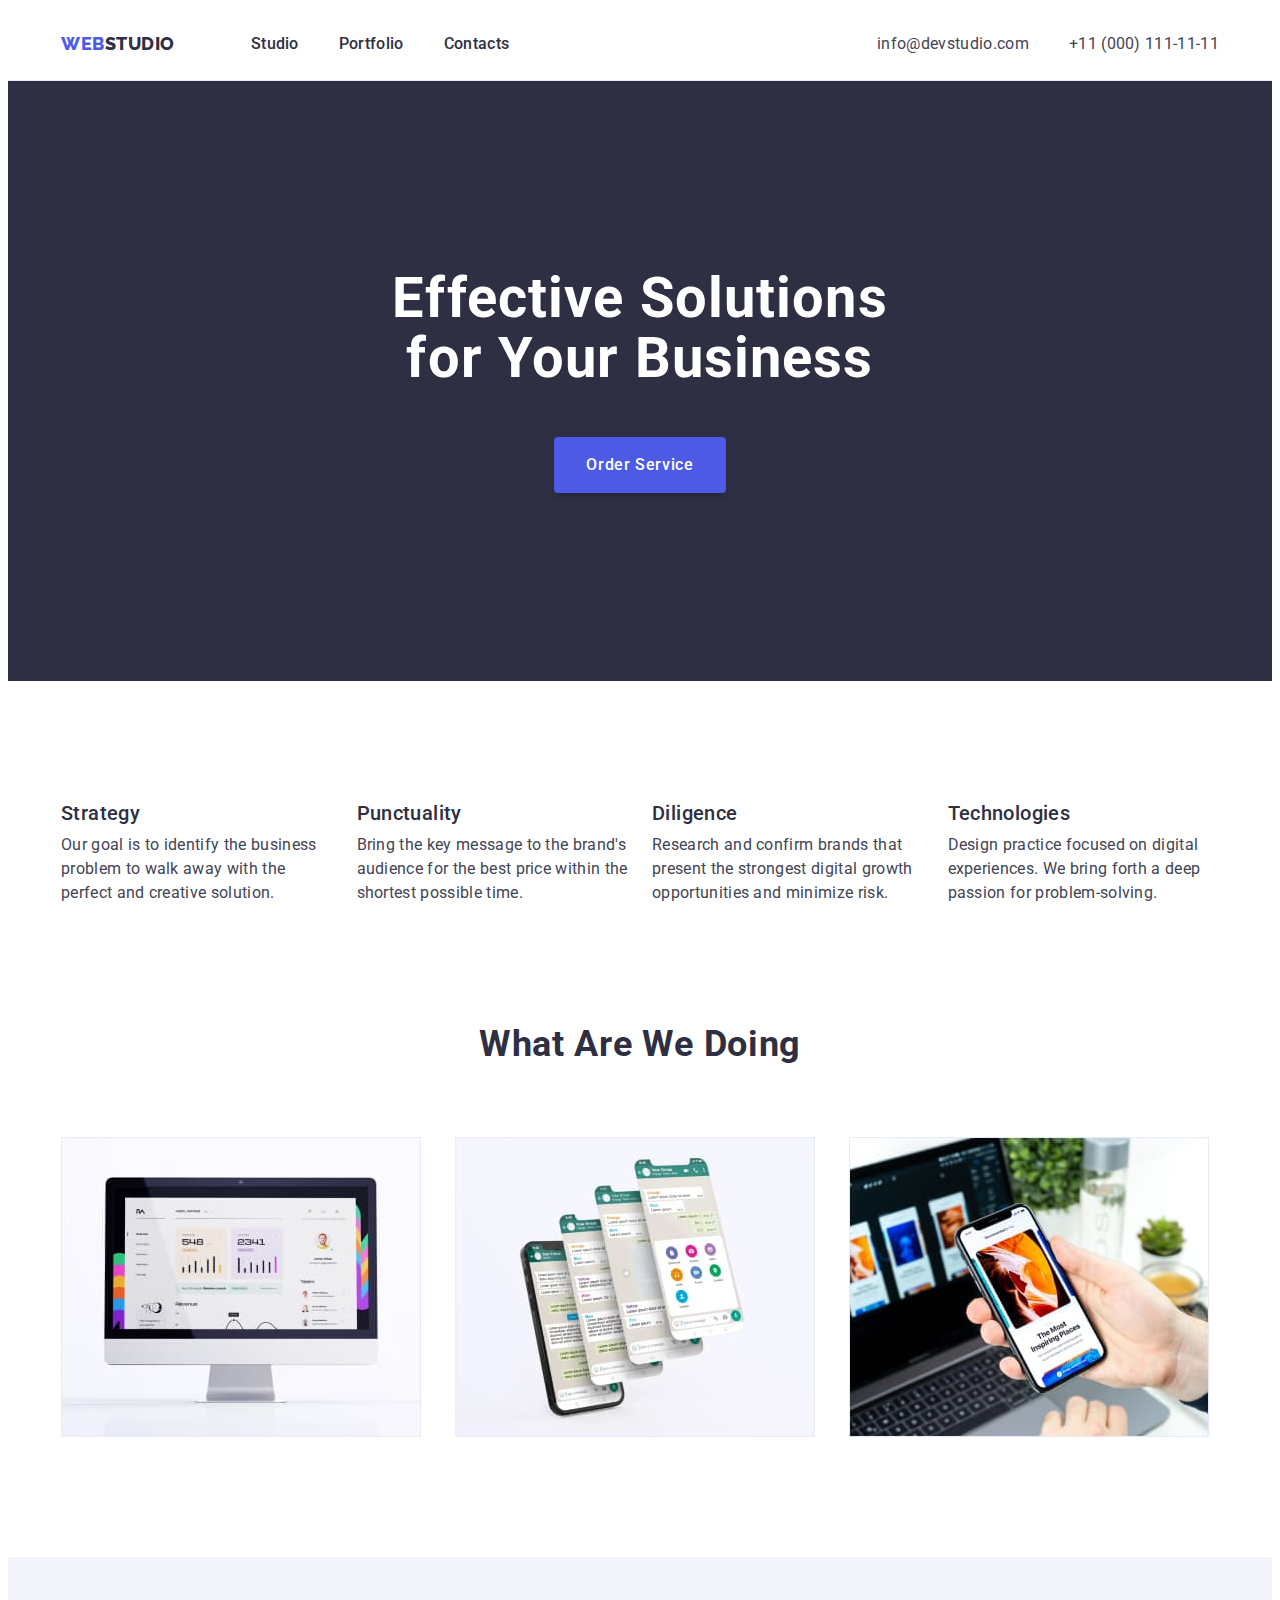
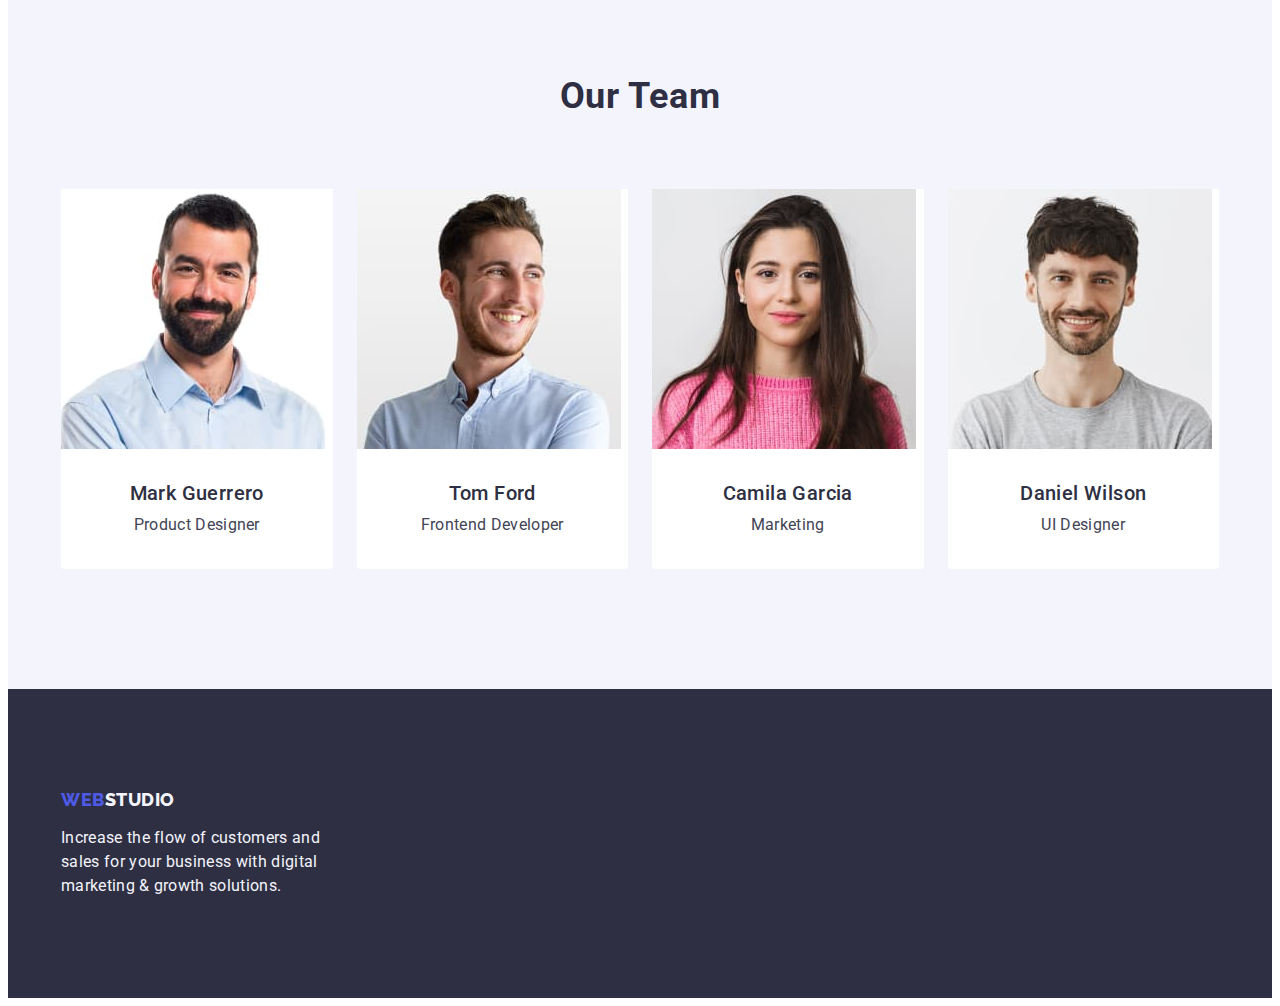
<file: index.html>
<!DOCTYPE html>
<html lang="en">
  <head>
    <meta charset="UTF-8" />
    <meta name="viewport" content="width=device-width, initial-scale=1.0" />
    <link rel="preconnect" href="https://fonts.googleapis.com" />
    <link rel="preconnect" href="https://fonts.gstatic.com" crossorigin />
    <link
      href="https://fonts.googleapis.com/css2?family=Raleway:wght@800&family=Roboto:wght@400;500;700;900&display=swap"
      rel="stylesheet"
    />
    <title>Studio</title>
    <link
      rel="stylesheet"
      href="https://cdnjs.cloudflare.com/ajax/libs/modern-normalize/2.0.0/modern-normalize.min.css"
      integrity="sha512-4xo8blKMVCiXpTaLzQSLSw3KFOVPWhm/TRtuPVc4WG6kUgjH6J03IBuG7JZPkcWMxJ5huwaBpOpnwYElP/m6wg=="
      crossorigin="anonymous"
      referrerpolicy="no-referrer"
    />
    <link rel="stylesheet" href="./css/styles.css" />
  </head>
  <body>
    <header class="header">
      <div class="container">
        <nav class="nav">
          <a class="link header-logo" href="./index.html"
            >Web<span class="logo-studio">Studio</span></a
          >
          <ul class="list">
            <li>
              <a href="./index.html" class="nav-link link">Studio</a>
            </li>
            <li>
              <a href="./portfolio.html" class="nav-link link">Portfolio</a>
            </li>
            <li><a href="" class="nav-link link">Contacts</a></li>
          </ul>
        </nav>
        <address class="address">
          <ul class="list">
            <li>
              <a href="mailto:info@devstudio.com" class="contact link"
                >info@devstudio.com</a
              >
            </li>
            <li>
              <a href="tel:+110001111111" class="contact link"
                >+11 (000) 111-11-11</a
              >
            </li>
          </ul>
        </address>
      </div>
    </header>
    <main>
      <!--секція 1-->
      <section class="hero">
        <div class="container">
          <h1 class="main-section-title">
            Effective Solutions for Your Business
          </h1>
          <button type="button" class="button-service">Order Service</button>
        </div>
      </section>
      <!--секція 2-->
      <section class="section">
        <div class="container">
          <h2 class="title visually-hidden">advantages</h2>
          <ul class="list">
            <li class="advantages-item">
              <h3 class="advantages-title">Strategy</h3>
              <p class="about-advantages">
                Our goal is to identify the business problem to walk away with
                the perfect and creative solution.
              </p>
            </li>
            <li class="advantages-item">
              <h3 class="advantages-title">Punctuality</h3>
              <p class="about-advantages">
                Bring the key message to the brand's audience for the best price
                within the shortest possible time.
              </p>
            </li>
            <li class="advantages-item">
              <h3 class="advantages-title">Diligence</h3>
              <p class="about-advantages">
                Research and confirm brands that present the strongest digital
                growth opportunities and minimize risk.
              </p>
            </li>
            <li class="advantages-item">
              <h3 class="advantages-title">Technologies</h3>
              <p class="about-advantages">
                Design practice focused on digital experiences. We bring forth a
                deep passion for problem-solving.
              </p>
            </li>
          </ul>
        </div>
      </section>
      <!--секція 3-->
      <section class="section-work">
        <div class="container">
          <h2 class="title">What are we doing</h2>
          <ul class="work-items list">
            <li class="work-image">
              <img src="./images/img_1.jpg" alt="img_1" width="360" />
            </li>
            <li class="work-image">
              <img src="./images/img_2.jpg" alt="img_2" width="360" />
            </li>
            <li class="work-image">
              <img src="./images/img_3.jpg" alt="img_3" width="360" />
            </li>
          </ul>
        </div>
      </section>
      <!--секція4-->
      <section class="team-list">
        <div class="container">
          <h2 class="title">Our Team</h2>
          <ul class="team-items list">
            <li class="team">
              <img src="./images/mark.jpg" alt="Product Designer" width="264" />
              <div class="text">
                <h3 class="name">Mark Guerrero</h3>
                <p class="post">Product Designer</p>
              </div>
            </li>
            <li class="team">
              <img
                src="./images/tom.jpg"
                alt="Frontend Developer"
                width="264"
              />
              <div class="text">
                <h3 class="name">Tom Ford</h3>
                <p class="post">Frontend Developer</p>
              </div>
            </li>
            <li class="team">
              <img src="./images/camila.jpg" alt="Marketing" width="264" />
              <div class="text">
                <h3 class="name">Camila Garcia</h3>
                <p class="post">Marketing</p>
              </div>
            </li>
            <li class="team">
              <img src="./images/daniel.jpg" alt="UI Designer" width="264" />
              <div class="text">
                <h3 class="name">Daniel Wilson</h3>
                <p class="post">UI Designer</p>
              </div>
            </li>
          </ul>
        </div>
      </section>
    </main>
    <footer class="footer">
      <div class="container">
        <a class="link logo-link-footer" href="./index.html"
          >Web<span class="link span-studio-footer">Studio</span>
        </a>
        <p class="proposition">
          Increase the flow of customers and sales for your business with
          digital marketing & growth solutions.
        </p>
      </div>
    </footer>
  </body>
</html>
</file>
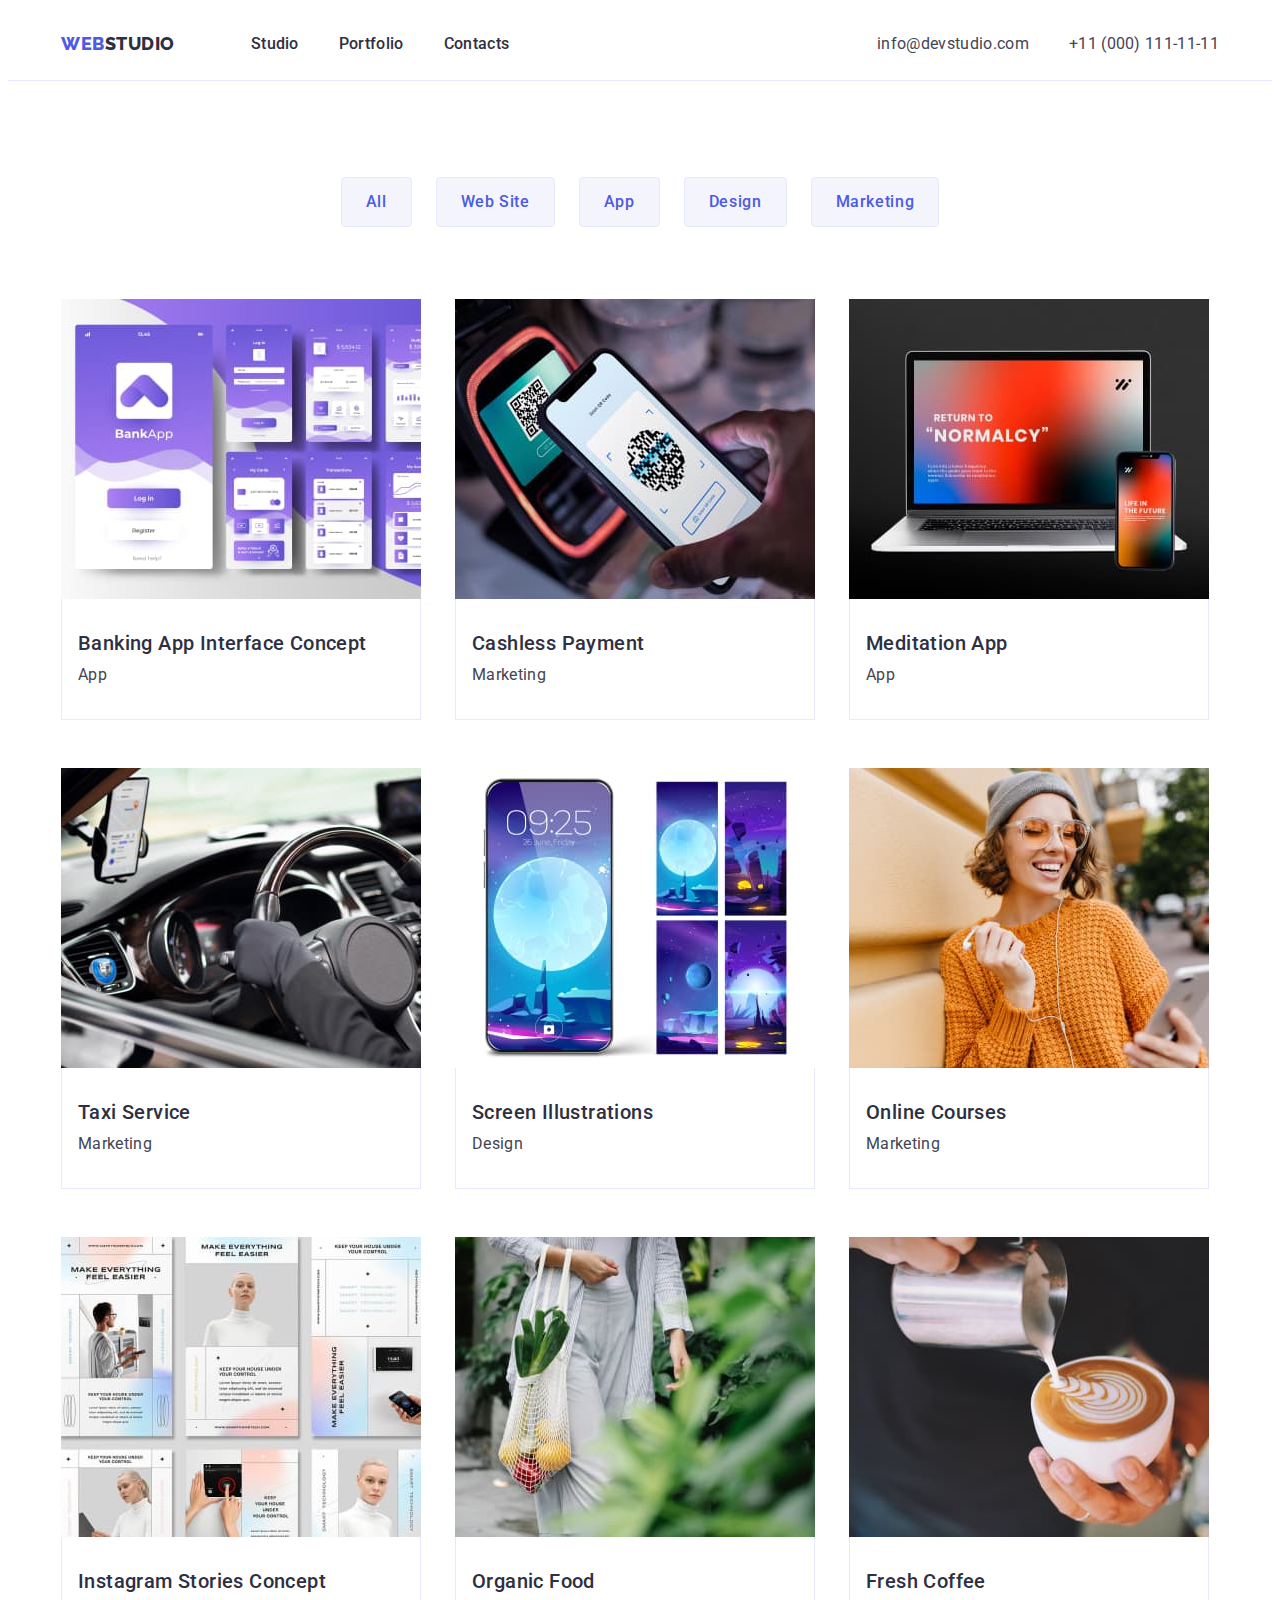
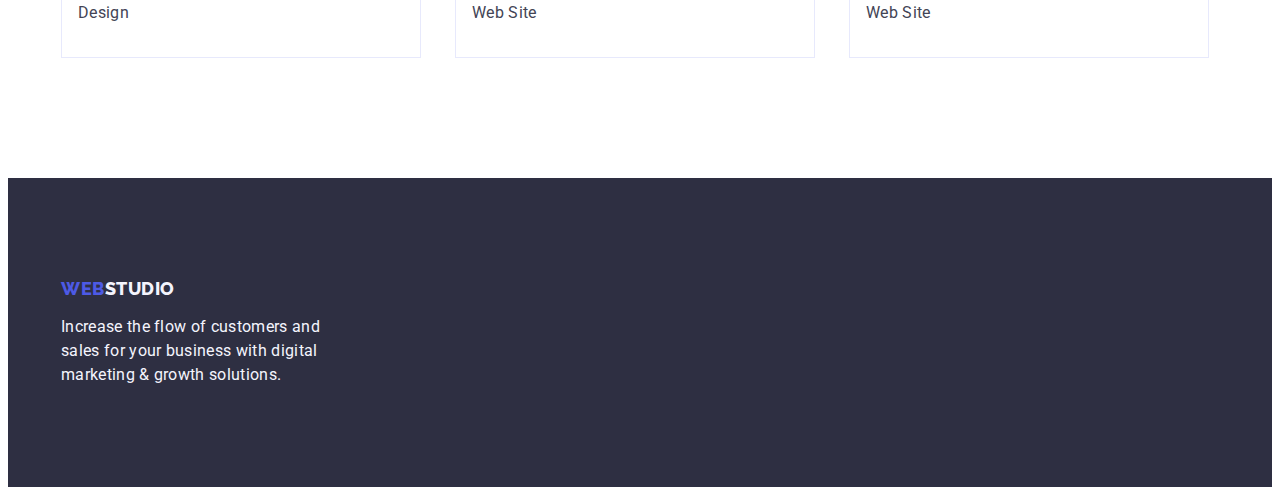
<file: portfolio.html>
<!DOCTYPE html>
<html lang="en">
  <head>
    <meta charset="UTF-8" />
    <meta name="viewport" content="width=device-width, initial-scale=1.0" />

    <link rel="preconnect" href="https://fonts.googleapis.com" />
    <link rel="preconnect" href="https://fonts.gstatic.com" crossorigin />
    <link
      href="https://fonts.googleapis.com/css2?family=Raleway:wght@800&family=Roboto:wght@400;500;700;900&display=swap"
      rel="stylesheet"
    />
    <title>Portfolio</title>
    <link
      rel="stylesheet"
      href="https://cdnjs.cloudflare.com/ajax/libs/modern-normalize/2.0.0/modern-normalize.min.css"
      integrity="sha512-4xo8blKMVCiXpTaLzQSLSw3KFOVPWhm/TRtuPVc4WG6kUgjH6J03IBuG7JZPkcWMxJ5huwaBpOpnwYElP/m6wg=="
      crossorigin="anonymous"
      referrerpolicy="no-referrer"
    />
    <link rel="stylesheet" href="./css/styles.css" />
  </head>
  <body>
    <header class="header">
      <div class="container">
        <nav class="nav">
          <a class="link header-logo" href="./index.html"
            >Web<span class="logo-studio">Studio</span></a
          >
          <ul class="list">
            <li>
              <a href="./index.html" class="nav-link link">Studio</a>
            </li>
            <li>
              <a href="./portfolio.html" class="nav-link link">Portfolio</a>
            </li>
            <li><a href="" class="nav-link link">Contacts</a></li>
          </ul>
        </nav>
        <address class="address">
          <ul class="list">
            <li>
              <a href="mailto:info@devstudio.com" class="contact link"
                >info@devstudio.com</a
              >
            </li>
            <li>
              <a href="tel:+110001111111" class="contact link"
                >+11 (000) 111-11-11</a
              >
            </li>
          </ul>
        </address>
      </div>
    </header>
    <main>
      <section class="portfolio">
        <!--cписок кнопок-->
        <div class="container">
          <h1 class="main-title visually-hidden">Portfolio</h1>
          <ul class="btn list">
            <li>
              <button type="button" class="button-item">All</button>
            </li>
            <li>
              <button type="button" class="button-item">Web Site</button>
            </li>
            <li><button type="button" class="button-item">App</button></li>
            <li>
              <button type="button" class="button-item">Design</button>
            </li>
            <li>
              <button type="button" class="button-item">Marketing</button>
            </li>
          </ul>
          <!--card-->
          <ul class="card-portfolio list">
            <li class="filling-card">
              <a href="./" class="link">
                <img
                  src="./images/img_4.jpg"
                  alt="project_1"
                  width="360"
                  height="300"
                />
                <div class="card-text">
                  <h2 class="position header-list">
                    Banking App Interface Concept
                  </h2>
                  <p class="header-text">App</p>
                </div>
              </a>
            </li>
            <li class="filling-card">
              <a href="./" class="link">
                <img
                  src="./images/img_5.jpg"
                  alt="project_2"
                  width="360"
                  height="300"
                />
                <div class="card-text">
                  <h2 class="position header-list">Cashless Payment</h2>
                  <p class="header-text">Marketing</p>
                </div>
              </a>
            </li>
            <li class="filling-card">
              <a href="./" class="link">
                <img
                  src="./images/img_6.jpg"
                  alt="project_3"
                  width="360"
                  height="300"
                />
                <div class="card-text">
                  <h2 class="position header-list">Meditation App</h2>
                  <p class="header-text">App</p>
                </div>
              </a>
            </li>
            <li class="filling-card">
              <a href="" class="link">
                <img
                  src="./images/car.jpg"
                  alt="car"
                  width="360"
                  height="300"
                />
                <div class="card-text">
                  <h2 class="position header-list">Taxi Service</h2>
                  <p class="header-text">Marketing</p>
                </div>
              </a>
            </li>
            <li class="filling-card">
              <a href="" class="link">
                <img
                  src="./images/phone.jpg"
                  alt="phone"
                  width="360"
                  height="300"
                />
                <div class="card-text">
                  <h2 class="position header-list">Screen Illustrations</h2>
                  <p class="header-text">Design</p>
                </div>
              </a>
            </li>
            <li class="filling-card">
              <a href="./" class="link">
                <img
                  src="./images/girl.jpg"
                  alt="girl"
                  width="360"
                  height="300"
                />
                <div class="card-text">
                  <h2 class="position header-list">Online Courses</h2>
                  <p class="header-text">Marketing</p>
                </div>
              </a>
            </li>
            <li class="filling-card">
              <a href="./" class="link">
                <img
                  src="./images/img_7.jpg"
                  alt="img_7"
                  width="360"
                  height="300"
                />
                <div class="card-text">
                  <h2 class="position header-list">
                    Instagram Stories Concept
                  </h2>
                  <p class="header-text">Design</p>
                </div>
              </a>
            </li>
            <li class="filling-card">
              <a href="./" class="link">
                <img src="./images/img_8.jpg" alt="img_8" width="360" />
                <div class="card-text">
                  <h2 class="position header-list">Organic Food</h2>
                  <p class="header-text">Web Site</p>
                </div>
              </a>
            </li>
            <li class="filling-card">
              <a href="./" class="link">
                <img src="./images/img_9.jpg" alt="img_9" width="360" />
                <div class="card-text">
                  <h2 class="position header-list">Fresh Coffee</h2>
                  <p class="header-text">Web Site</p>
                </div>
              </a>
            </li>
          </ul>
        </div>
      </section>
    </main>
    <footer class="footer">
      <div class="container">
        <a class="link logo-link-footer" href="./index.html"
          >Web<span class="link span-studio-footer">Studio</span>
        </a>
        <p class="proposition">
          Increase the flow of customers and sales for your business with
          digital marketing & growth solutions.
        </p>
      </div>
    </footer>
  </body>
</html>
</file>
<file: css/styles.css>
body {
  font-family: Roboto, sans-serif;
  background: var(--white);
  color: var(--slate);
}

.nav-link {
  display: block;
  color: var(--navyblue);
  font-weight: 500;
  font-size: 16px;
  line-height: 1.5;
  letter-spacing: 0.02em;
  padding-top: 24px;
  padding-bottom: 24px;
}
.nav-link:hover,
.nav-link:focus {
  color: var(--ocean);
}
.logo-studio {
  color: var(--navyblue);
}
.header-logo {
  color: var(--iris);
  font-family: Raleway, sans-serif;
  font-size: 18px;
  font-weight: 800;
  line-height: 1.17;
  text-transform: uppercase;
  letter-spacing: 0.03em;
}
.link {
  text-decoration: none;
}

.list {
  list-style: none;
  padding: 0;
  margin: 0;
}

.contact {
  display: block;
  color: var(--slate);
  font-size: 16px;
  line-height: 1.5;
  letter-spacing: 0.02em;
  padding-top: 24px;
  padding-bottom: 24px;
}
.contact:hover,
.contact:focus {
  color: var(--ocean);
}
.address:hover {
  color: var(--iris);
}

.main-title {
  color: var(--navyblue);
}
.button-item {
  color: var(--iris);
  text-align: center;
  font-size: 16px;
  font-weight: 500;
  line-height: 1.5;
  letter-spacing: 0.04em;
  cursor: pointer;
  background: var(--cloud);
  font-family: 'Roboto', sans-serif;
  padding: 12px 24px;
  justify-content: center;
  align-items: center;
  display: flex;
  border-radius: 4px;
  border: 1px solid var(--cornflower, #e7e9fc);
}
.button-item:hover,
.button-item:focus {
  background: var(--ocean);
  color: var(--white);
  text-align: center;
  font-size: 16px;
  font-weight: 500;
  line-height: 1.5;
  letter-spacing: 0.64px;
  border: 1px solid transparent;
}

.card-list {
  list-style: none;
}
a {
  text-decoration: none;
}

.about-advantages {
  font-family: Roboto, sans-serif;
  font-size: 16px;
  line-height: 1.5;
  color: var(--slate);
  letter-spacing: 0.02em;
}

.proposition {
  color: var(--cloud);
  font-size: 16px;
  line-height: 1.5;
  letter-spacing: 0.32px;

  max-width: 264px;
}

.main-section-title {
  margin-right: auto;
  margin-left: auto;

  display: block;
  max-width: 496px;
  margin-bottom: 48px;
  color: var(--white);
  text-align: center;
  font-size: 56px;
  font-weight: 700;
  line-height: 1.07;
  letter-spacing: 0.02em;
  font-family: 'Roboto', sans-serif;
}
.advantages-title {
  margin-bottom: 8px;
  color: var(--navyblue);
  font-size: 20px;
  font-weight: 500;
  line-height: 1.2;
  letter-spacing: 0.02em;
}
.header-list {
  color: var(--navyblue);
  font-size: 20px;
  font-weight: 500;
  line-height: 1.2;
  letter-spacing: 0.02em;
}
.header-text {
  font-size: 16px;
  line-height: 1.5;
  letter-spacing: 0.02em;
  color: var(--slate);
}

.hero {
  background: var(--navyblue);
  padding: 188px 0;
}

.button-service {
  background: var(--iris);
  color: var(--white);
  font-size: 16px;
  font-weight: 500;
  line-height: 1.5;
  cursor: pointer;
  letter-spacing: 0.04em;
  font-family: 'Roboto', sans-serif;
  display: block;
  padding-top: 16px;
  padding-bottom: 16px;
  padding-left: 32px;
  padding-right: 32px;
  border-radius: 4px;
  box-shadow: 0px 4px 4px 0px rgba(0, 0, 0, 0.15);
  margin-right: auto;
  margin-left: auto;
  min-width: 169px;
  height: 56px;
  border: none;
}
.button-service:hover,
.button-service:focus {
  background-color: var(--ocean);
}
.team-list {
  background: var(--cloud);
  padding-top: 120px;
  padding-bottom: 120px;
}
.title {
  margin-right: auto;
  margin-left: auto;
  margin-top: auto;
  margin-bottom: 72px;
  color: var(--navyblue);
  font-size: 36px;
  font-weight: 700;
  text-transform: capitalize;
  line-height: 1.11;
  letter-spacing: 0.02em;
  text-align: center;
}
.name {
  letter-spacing: 0.02em;
  text-transform: capitalize;
  color: var(--navyblue);
  font-weight: 500;
  font-size: 20px;
  line-height: 1.2;
  text-align: center;
  margin-bottom: 8px;
}
.post {
  font-size: 16px;
  line-height: 1.5;
  letter-spacing: 0.02em;
  color: var(--slate);
  text-align: center;
}
.footer {
  background: var(--navyblue);
  padding: 100px 0;
}
.span-studio-footer {
  color: var(--cloud);
  font-family: Raleway, sans-serif;
  font-size: 18px;
  font-weight: 800;
  line-height: 1.17;
  letter-spacing: 0.54px;
  text-transform: uppercase;
  letter-spacing: 0.03em;
}
.logo-link-footer {
  color: var(--iris);
  font-family: Raleway, sans-serif;
  font-size: 18px;
  font-weight: 800;
  line-height: 1.17;
  text-transform: uppercase;
  letter-spacing: 0.03em;
  display: inline-block;
  margin-bottom: 16px;
}
.address {
  font-style: normal;
  margin-left: auto;
}

:root {
  --font-family: Roboto, sans-serif;
  --background: #fff;
  --iris: #4d5ae5;
  --ocean: #404bbf;
  --white: #fff;
  --slate: #434455;
  --cloud: #f4f4fd;
  --white: #fff;
  --navyblue: #2e2f42;
  --cornflower: #e7e9fc;
}
.container {
  max-width: 1158px;
  margin: 0 auto;
  padding: 0 15px;
}

h1,
h2,
h3,
h4,
h5,
h6,
p {
  margin-top: 0;
  margin-bottom: 0;
}
ul {
  margin-top: 0;
  margin-bottom: 0;
  padding-left: 0;
}
li {
  display: inline-block;
}
img {
  display: block;
  max-width: 100%;
  height: auto;
}
.visually-hidden {
  position: absolute;
  width: 1px;
  height: 1px;
  margin: -1px;
  border: 0;
  padding: 0;
  white-space: nowrap;
  clip-path: inset(100%);
  clip: rect(0 0 0 0);
  overflow: hidden;
}
.header {
  border-bottom: 1px solid var(--cornflower);
}

.header .container {
  display: flex;
  align-items: center;
}
.nav {
  display: flex;
  align-items: center;
}
.header .list {
  display: flex;
  gap: 40px;
}
.header-logo {
  margin-right: 76px;
}

.section {
  padding: 120px 0;
}
.section .list {
  display: flex;
  gap: 24px;
}
.section-work {
  padding-bottom: 120px;
}

.btn {
  display: flex;
  margin-bottom: 72px;
  gap: 24px;
  justify-content: center;
}
.work-image {
  flex-basis: calc((100% - 48px) / 3);
}
.portfolio {
  padding-top: 96px;
  padding-bottom: 120px;
}
.card-portfolio {
  display: flex;
  flex-wrap: wrap;
  row-gap: 48px;
  column-gap: 24px;
}

.filling-card {
  display: flex;
  flex-wrap: wrap;
  flex-basis: calc((100% - 24px * 2) / 3);
  align-content: flex-start;
  border-top: none;
}
.advantages-item {
  flex-basis: calc((100% - 24px * 3) / 4);
}
.work-items {
  display: flex;
  gap: 24px;
}
.team-items {
  display: flex;
  gap: 24px;
}

.team {
  background-color: #ffffff;
  flex-basis: calc((100% - 24px * 3) / 4);
  border-radius: 0px 0px 4px 4px;
}
.text {
  border-radius: 0px 0px 4px 4px;
  padding-top: 32px;
  padding-bottom: 32px;
}
.card-text {
  padding: 32px 16px;
  border: 1px solid var(--cornflower, #e7e9fc);
  border-top: none;
}
.position {
  border-top: none;
  margin-bottom: 8px;
}
</file>
